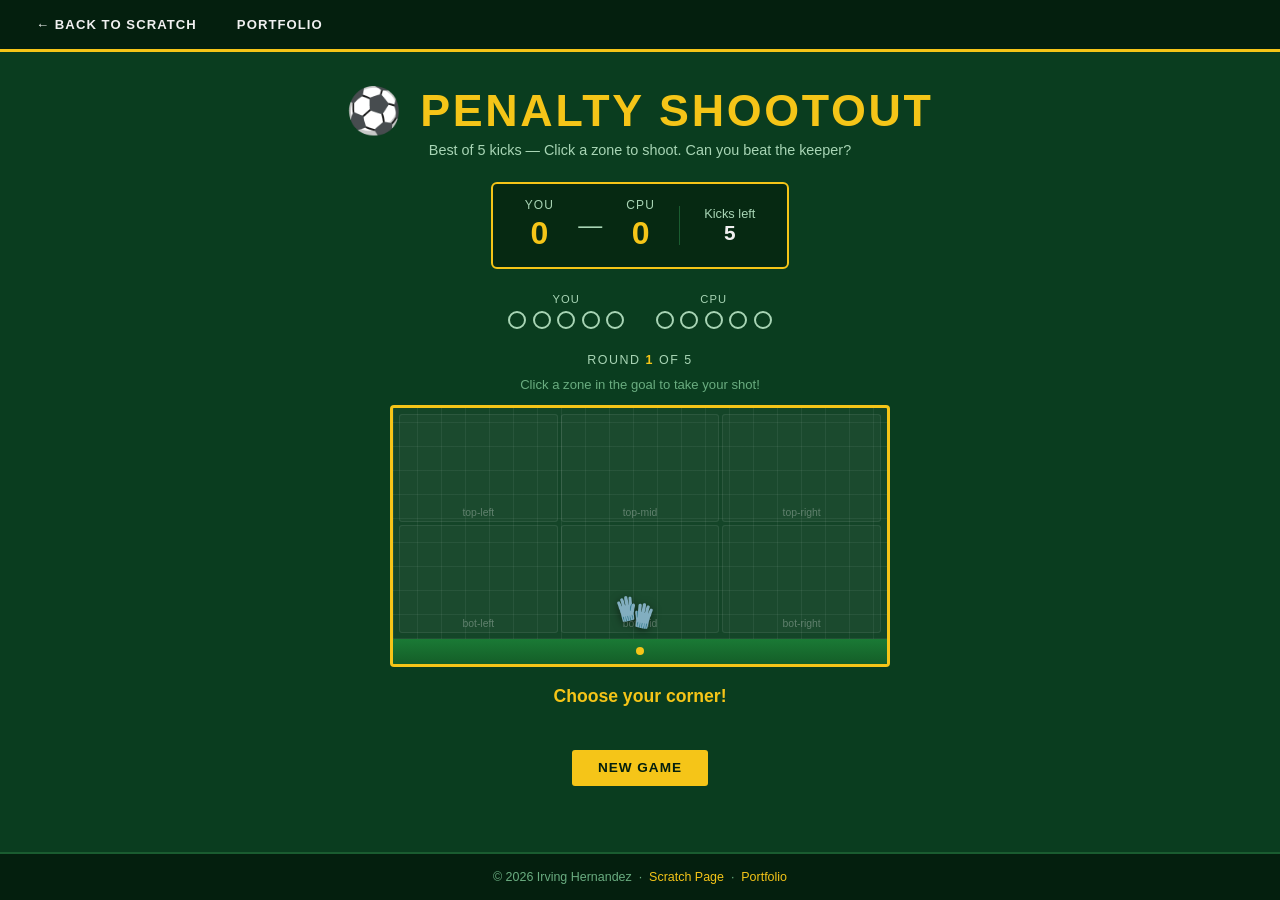
<file: Penalty.html>
<!DOCTYPE html>
<html lang="en">
<head>
  <meta charset="UTF-8" />
  <meta name="viewport" content="width=device-width, initial-scale=1.0"/>
  <title>Penalty Shootout – Irving Hernandez</title>
  <style>
    /* ── RESET & BASE ── */
    *, *::before, *::after { box-sizing: border-box; margin: 0; padding: 0; }

    body {
      font-family: 'Arial', sans-serif;
      background: #0a3d1f;
      color: #f0f0f0;
      min-height: 100vh;
      display: flex;
      flex-direction: column;
    }

    /* ── NAV ── */
    #navbar {
      background: #041f0e;
      border-bottom: 3px solid #f5c518;
      padding: 0 1.5rem;
      display: flex;
      align-items: center;
      gap: 1rem;
      height: 52px;
    }
    #navbar a {
      color: #f0f0f0;
      text-decoration: none;
      font-size: 0.82rem;
      font-weight: bold;
      letter-spacing: 0.08em;
      text-transform: uppercase;
      padding: 0.5rem 0.75rem;
      transition: color 0.2s;
    }
    #navbar a:hover { color: #f5c518; }

    /* ── MAIN WRAPPER ── */
    #game-wrapper {
      flex: 1;
      display: flex;
      flex-direction: column;
      align-items: center;
      padding: 2rem 1rem 3rem;
    }

    h1 {
      font-size: clamp(1.8rem, 5vw, 2.8rem);
      color: #f5c518;
      text-transform: uppercase;
      letter-spacing: 0.06em;
      margin-bottom: 0.3rem;
      text-align: center;
    }
    .subtitle {
      color: #a8d5b5;
      font-size: 0.9rem;
      margin-bottom: 1.5rem;
      text-align: center;
    }

    /* ── SCOREBOARD ── */
    #scoreboard {
      display: flex;
      align-items: center;
      gap: 1.5rem;
      background: #062912;
      border: 2px solid #f5c518;
      border-radius: 6px;
      padding: 0.9rem 2rem;
      margin-bottom: 1.5rem;
      font-size: 1rem;
    }
    .score-team { text-align: center; }
    .score-team .name {
      font-size: 0.75rem;
      letter-spacing: 0.1em;
      text-transform: uppercase;
      color: #a8d5b5;
      margin-bottom: 0.2rem;
    }
    .score-team .pts {
      font-size: 2rem;
      font-weight: bold;
      color: #f5c518;
    }
    .score-divider { font-size: 1.5rem; color: #a8d5b5; }
    .kicks-left {
      font-size: 0.8rem;
      color: #a8d5b5;
      text-align: center;
      border-left: 1px solid #1a5c30;
      padding-left: 1.5rem;
    }
    .kicks-left span { display: block; font-size: 1.3rem; color: #f0f0f0; font-weight: bold; }

    /* ── KICK TRACKER DOTS ── */
    #tracker {
      display: flex;
      gap: 2rem;
      margin-bottom: 1.5rem;
    }
    .tracker-side { text-align: center; }
    .tracker-side .t-label {
      font-size: 0.7rem;
      letter-spacing: 0.1em;
      text-transform: uppercase;
      color: #a8d5b5;
      margin-bottom: 0.4rem;
    }
    .dots { display: flex; gap: 0.4rem; justify-content: center; }
    .dot {
      width: 18px; height: 18px;
      border-radius: 50%;
      border: 2px solid #a8d5b5;
      background: transparent;
      transition: background 0.3s;
    }
    .dot.goal  { background: #27ae60; border-color: #27ae60; }
    .dot.miss  { background: #e74c3c; border-color: #e74c3c; }

    /* ── GOAL NET / FIELD ── */
    #field-container {
      position: relative;
      width: min(500px, 95vw);
      margin-bottom: 1.2rem;
    }

    /* Net */
    #goal-net {
      width: 100%;
      aspect-ratio: 3 / 1.4;
      background: rgba(255,255,255,0.04);
      border: 3px solid #f5c518;
      border-bottom: none;
      border-radius: 4px 4px 0 0;
      display: grid;
      grid-template-columns: repeat(3, 1fr);
      grid-template-rows: repeat(2, 1fr);
      gap: 3px;
      padding: 6px;
      position: relative;
      overflow: hidden;
    }

    /* Net grid lines */
    #goal-net::before {
      content: '';
      position: absolute;
      inset: 0;
      background-image:
        repeating-linear-gradient(0deg, rgba(255,255,255,0.06) 0px, rgba(255,255,255,0.06) 1px, transparent 1px, transparent 24px),
        repeating-linear-gradient(90deg, rgba(255,255,255,0.06) 0px, rgba(255,255,255,0.06) 1px, transparent 1px, transparent 24px);
      pointer-events: none;
    }

    /* Clickable zone */
    .zone {
      border-radius: 3px;
      cursor: pointer;
      background: rgba(255,255,255,0.03);
      border: 1px solid rgba(255,255,255,0.08);
      transition: background 0.15s, border-color 0.15s;
      display: flex;
      align-items: center;
      justify-content: center;
      font-size: 1.4rem;
      position: relative;
    }
    .zone:hover { background: rgba(245,197,24,0.18); border-color: #f5c518; }
    .zone.scored { background: rgba(39,174,96,0.35) !important; border-color: #27ae60 !important; }
    .zone.saved  { background: rgba(231,76,60,0.35)  !important; border-color: #e74c3c !important; }
    .zone .zone-emoji { font-size: 1.6rem; opacity: 0; transition: opacity 0.3s; }
    .zone.scored .zone-emoji,
    .zone.saved  .zone-emoji { opacity: 1; }

    /* Goalkeeper */
    #keeper {
      position: absolute;
      font-size: 2rem;
      bottom: 8px;
      transition: left 0.25s ease, bottom 0.25s ease;
      pointer-events: none;
      filter: drop-shadow(0 2px 4px rgba(0,0,0,0.5));
    }

    /* Grass */
    #grass {
      width: 100%;
      height: 28px;
      background: linear-gradient(#1a7a35, #145e28);
      border: 3px solid #f5c518;
      border-top: none;
      border-radius: 0 0 4px 4px;
      display: flex;
      align-items: center;
      justify-content: center;
    }
    #grass .penalty-spot {
      width: 8px; height: 8px;
      background: #f5c518;
      border-radius: 50%;
    }

    /* ── ZONE LABELS ── */
    .zone-hint {
      font-size: 0.65rem;
      color: rgba(255,255,255,0.3);
      position: absolute;
      bottom: 3px;
      left: 50%;
      transform: translateX(-50%);
      pointer-events: none;
      white-space: nowrap;
    }

    /* ── MESSAGE BOX ── */
    #message-box {
      min-height: 48px;
      text-align: center;
      font-size: 1.1rem;
      font-weight: bold;
      color: #f5c518;
      margin-bottom: 1rem;
      padding: 0 1rem;
      transition: opacity 0.3s;
    }

    /* ── BUTTONS ── */
    #btn-area { display: flex; gap: 1rem; flex-wrap: wrap; justify-content: center; }
    .btn {
      padding: 0.65rem 1.6rem;
      border: none;
      border-radius: 3px;
      font-size: 0.85rem;
      font-weight: bold;
      letter-spacing: 0.07em;
      text-transform: uppercase;
      cursor: pointer;
      transition: opacity 0.2s;
    }
    .btn:hover { opacity: 0.85; }
    .btn-gold  { background: #f5c518; color: #041f0e; }
    .btn-ghost { background: transparent; border: 2px solid #f5c518; color: #f5c518; }
    .btn:disabled { opacity: 0.35; cursor: not-allowed; }

    /* ── RESULT OVERLAY ── */
    #result-overlay {
      display: none;
      position: fixed;
      inset: 0;
      background: rgba(4,31,14,0.92);
      z-index: 50;
      align-items: center;
      justify-content: center;
      flex-direction: column;
      text-align: center;
      padding: 2rem;
    }
    #result-overlay.show { display: flex; }
    #result-overlay .result-emoji { font-size: 5rem; margin-bottom: 1rem; }
    #result-overlay h2 {
      font-size: clamp(1.8rem, 5vw, 3rem);
      color: #f5c518;
      text-transform: uppercase;
      letter-spacing: 0.08em;
      margin-bottom: 0.5rem;
    }
    #result-overlay p { color: #a8d5b5; font-size: 1rem; margin-bottom: 2rem; }

    /* ── INSTRUCTION ── */
    #instruction {
      font-size: 0.82rem;
      color: #6aad80;
      text-align: center;
      margin-bottom: 0.8rem;
      min-height: 1.2em;
    }

    /* ── WHOSE TURN ── */
    #turn-banner {
      font-size: 0.78rem;
      letter-spacing: 0.12em;
      text-transform: uppercase;
      color: #a8d5b5;
      margin-bottom: 0.6rem;
      text-align: center;
    }
    #turn-banner span { color: #f5c518; font-weight: bold; }

    /* ── FOOTER ── */
    footer {
      background: #041f0e;
      border-top: 2px solid #1a5c30;
      text-align: center;
      padding: 1rem;
      font-size: 0.78rem;
      color: #6aad80;
    }
    footer a { color: #f5c518; text-decoration: none; }
  </style>
</head>
<body>

  <!-- NAV -->
  <div id="navbar">
    <a href="index.html">&#8592; Back to Scratch</a>
    <a href="Resume.html">Portfolio</a>
  </div>

  <!-- GAME -->
  <div id="game-wrapper">
    <h1>⚽ Penalty Shootout</h1>
    <p class="subtitle">Best of 5 kicks — Click a zone to shoot. Can you beat the keeper?</p>

    <!-- SCOREBOARD -->
    <div id="scoreboard">
      <div class="score-team">
        <div class="name">You</div>
        <div class="pts" id="player-score">0</div>
      </div>
      <div class="score-divider">—</div>
      <div class="score-team">
        <div class="name">CPU</div>
        <div class="pts" id="cpu-score">0</div>
      </div>
      <div class="kicks-left">
        Kicks left<span id="kicks-left-num">5</span>
      </div>
    </div>

    <!-- KICK TRACKER -->
    <div id="tracker">
      <div class="tracker-side">
        <div class="t-label">You</div>
        <div class="dots" id="player-dots"></div>
      </div>
      <div class="tracker-side">
        <div class="t-label">CPU</div>
        <div class="dots" id="cpu-dots"></div>
      </div>
    </div>

    <!-- TURN BANNER -->
    <div id="turn-banner">Round <span id="round-num">1</span> of 5</div>

    <!-- INSTRUCTION -->
    <div id="instruction">Click a zone in the goal to take your shot!</div>

    <!-- FIELD -->
    <div id="field-container">
      <div id="goal-net">
        <!-- 6 zones: top-left, top-center, top-right, bot-left, bot-center, bot-right -->
        <div class="zone" data-zone="0"><span class="zone-emoji"></span><span class="zone-hint">top-left</span></div>
        <div class="zone" data-zone="1"><span class="zone-emoji"></span><span class="zone-hint">top-mid</span></div>
        <div class="zone" data-zone="2"><span class="zone-emoji"></span><span class="zone-hint">top-right</span></div>
        <div class="zone" data-zone="3"><span class="zone-emoji"></span><span class="zone-hint">bot-left</span></div>
        <div class="zone" data-zone="4"><span class="zone-emoji"></span><span class="zone-hint">bot-mid</span></div>
        <div class="zone" data-zone="5"><span class="zone-emoji"></span><span class="zone-hint">bot-right</span></div>
        <!-- Keeper -->
        <div id="keeper">🧤</div>
      </div>
      <div id="grass"><div class="penalty-spot"></div></div>
    </div>

    <!-- MESSAGE -->
    <div id="message-box">Choose your corner!</div>

    <!-- BUTTONS -->
    <div id="btn-area">
      <button class="btn btn-gold" id="btn-restart" onclick="restartGame()">New Game</button>
    </div>
  </div>

  <!-- RESULT OVERLAY -->
  <div id="result-overlay">
    <div class="result-emoji" id="result-emoji">🏆</div>
    <h2 id="result-title">You Win!</h2>
    <p id="result-sub">Final score: 0 – 0</p>
    <button class="btn btn-gold" onclick="restartGame()">Play Again</button>
    <br><br>
    <a href="Resume.html" style="color:#a8d5b5; font-size:0.85rem;">← Back to Portfolio</a>
  </div>

  <footer>
    &copy; 2026 Irving Hernandez &nbsp;·&nbsp;
    <a href="index.html">Scratch Page</a> &nbsp;·&nbsp;
    <a href="Resume.html">Portfolio</a>
  </footer>

  <script>
    // ── STATE ──────────────────────────────────────────────────────
    const TOTAL_ROUNDS = 5;
    // Keeper save probability per zone (top corners hardest to save)
    const SAVE_PROB = [0.15, 0.40, 0.15, 0.30, 0.55, 0.30];
    // CPU shoot zone weights
    const CPU_ZONE_WEIGHTS = [0.20, 0.10, 0.20, 0.20, 0.10, 0.20];

    let playerScore = 0;
    let cpuScore    = 0;
    let round       = 1;
    let locked      = false; // prevent clicks during animation

    // ── DOM REFS ──────────────────────────────────────────────────
    const zones        = document.querySelectorAll('.zone');
    const keeper       = document.getElementById('keeper');
    const msgBox       = document.getElementById('message-box');
    const instruction  = document.getElementById('instruction');
    const pScoreEl     = document.getElementById('player-score');
    const cScoreEl     = document.getElementById('cpu-score');
    const kicksLeftEl  = document.getElementById('kicks-left-num');
    const roundNumEl   = document.getElementById('round-num');
    const playerDots   = document.getElementById('player-dots');
    const cpuDots      = document.getElementById('cpu-dots');
    const overlay      = document.getElementById('result-overlay');

    // Keeper positions per zone (left% within the net)
    const keeperPos = [
      { left: '12%',  bottom: '55%' }, // zone 0 top-left
      { left: '45%',  bottom: '55%' }, // zone 1 top-mid
      { left: '78%',  bottom: '55%' }, // zone 2 top-right
      { left: '12%',  bottom: '10%' }, // zone 3 bot-left
      { left: '45%',  bottom: '10%' }, // zone 4 bot-mid
      { left: '78%',  bottom: '10%' }, // zone 5 bot-right
    ];

    // ── INIT ──────────────────────────────────────────────────────
    function init() {
      buildDots();
      zones.forEach(z => z.addEventListener('click', onZoneClick));
      resetKeeperPos();
    }

    function buildDots() {
      playerDots.innerHTML = '';
      cpuDots.innerHTML = '';
      for (let i = 0; i < TOTAL_ROUNDS; i++) {
        playerDots.innerHTML += `<div class="dot" id="pd-${i}"></div>`;
        cpuDots.innerHTML    += `<div class="dot" id="cd-${i}"></div>`;
      }
    }

    function resetKeeperPos() {
      keeper.style.left   = '45%';
      keeper.style.bottom = '8px';
      keeper.style.transition = 'none';
    }

    // ── CLICK HANDLER ─────────────────────────────────────────────
    function onZoneClick(e) {
      if (locked || round > TOTAL_ROUNDS) return;
      locked = true;
      instruction.textContent = '';
      const zone = parseInt(e.currentTarget.dataset.zone);
      takeShot(zone);
    }

    // ── PLAYER SHOOTS ─────────────────────────────────────────────
    function takeShot(zone) {
      const saved = Math.random() < SAVE_PROB[zone];

      // Animate keeper
      setTimeout(() => {
        keeper.style.transition = 'left 0.22s ease, bottom 0.22s ease';
        keeper.style.left   = keeperPos[zone].left;
        keeper.style.bottom = keeperPos[zone].bottom;
      }, 80);

      // Show result
      setTimeout(() => {
        const zoneEl = document.querySelector(`.zone[data-zone="${zone}"]`);
        const emoji  = zoneEl.querySelector('.zone-emoji');

        if (!saved) {
          playerScore++;
          pScoreEl.textContent = playerScore;
          zoneEl.classList.add('scored');
          emoji.textContent = '⚽';
          msgBox.style.color = '#27ae60';
          msgBox.textContent = '🎉 GOAL! Nice shot!';
          setDot('p', round - 1, 'goal');
        } else {
          zoneEl.classList.add('saved');
          emoji.textContent = '🧤';
          msgBox.style.color = '#e74c3c';
          msgBox.textContent = '🧤 Saved! The keeper got it!';
          setDot('p', round - 1, 'miss');
        }

        // CPU's turn after a pause
        setTimeout(() => cpuShoot(zoneEl), 1100);
      }, 350);
    }

    // ── CPU SHOOTS ────────────────────────────────────────────────
    function cpuShoot(playerZoneEl) {
      // Reset keeper
      keeper.style.transition = 'none';
      keeper.style.left   = '45%';
      keeper.style.bottom = '8px';

      // Clear player zone highlight
      setTimeout(() => { playerZoneEl.classList.remove('scored', 'saved'); playerZoneEl.querySelector('.zone-emoji').textContent = ''; }, 0);

      // Pick CPU zone by weighted random
      const cpuZone = weightedRandom(CPU_ZONE_WEIGHTS);
      // Player (as keeper) saves with a fixed 35% chance
      const playerSaves = Math.random() < 0.35;

      instruction.textContent = 'CPU is shooting…';

      setTimeout(() => {
        // Animate keeper toward CPU zone
        keeper.style.transition = 'left 0.22s ease, bottom 0.22s ease';
        keeper.style.left   = keeperPos[cpuZone].left;
        keeper.style.bottom = keeperPos[cpuZone].bottom;
      }, 200);

      setTimeout(() => {
        const cpuZoneEl = document.querySelector(`.zone[data-zone="${cpuZone}"]`);
        const emoji     = cpuZoneEl.querySelector('.zone-emoji');

        if (!playerSaves) {
          cpuScore++;
          cScoreEl.textContent = cpuScore;
          cpuZoneEl.classList.add('scored');
          emoji.textContent = '⚽';
          msgBox.style.color = '#e74c3c';
          msgBox.textContent = `CPU scores! ⚽ (${describeZone(cpuZone)})`;
          setDot('c', round - 1, 'goal');
        } else {
          cpuZoneEl.classList.add('saved');
          emoji.textContent = '🧤';
          msgBox.style.color = '#27ae60';
          msgBox.textContent = `You saved it! 🧤 (${describeZone(cpuZone)})`;
          setDot('c', round - 1, 'miss');
        }

        round++;
        kicksLeftEl.textContent = Math.max(0, TOTAL_ROUNDS - round + 1);
        roundNumEl.textContent  = Math.min(round, TOTAL_ROUNDS);

        setTimeout(() => {
          cpuZoneEl.classList.remove('scored', 'saved');
          emoji.textContent = '';
          resetKeeperPos();

          if (round > TOTAL_ROUNDS) {
            setTimeout(showResult, 400);
          } else {
            instruction.textContent = 'Click a zone in the goal to take your shot!';
            msgBox.style.color = '#f5c518';
            msgBox.textContent = 'Your turn — pick a zone!';
            locked = false;
          }
        }, 1000);
      }, 600);
    }

    // ── HELPERS ───────────────────────────────────────────────────
    function setDot(who, idx, result) {
      const id = who === 'p' ? `pd-${idx}` : `cd-${idx}`;
      const dot = document.getElementById(id);
      if (dot) dot.classList.add(result);
    }

    function weightedRandom(weights) {
      const total = weights.reduce((a, b) => a + b, 0);
      let r = Math.random() * total;
      for (let i = 0; i < weights.length; i++) {
        r -= weights[i];
        if (r <= 0) return i;
      }
      return weights.length - 1;
    }

    function describeZone(z) {
      return ['top-left','top-center','top-right','bottom-left','bottom-center','bottom-right'][z];
    }

    // ── RESULT ────────────────────────────────────────────────────
    function showResult() {
      const emoji = document.getElementById('result-emoji');
      const title = document.getElementById('result-title');
      const sub   = document.getElementById('result-sub');

      sub.textContent = `Final score: You ${playerScore} – ${cpuScore} CPU`;

      if (playerScore > cpuScore) {
        emoji.textContent = '🏆';
        title.textContent = 'You Win!';
        title.style.color = '#f5c518';
      } else if (cpuScore > playerScore) {
        emoji.textContent = '😔';
        title.textContent = 'CPU Wins!';
        title.style.color = '#e74c3c';
      } else {
        emoji.textContent = '🤝';
        title.textContent = "It's a Draw!";
        title.style.color = '#a8d5b5';
      }
      overlay.classList.add('show');
    }

    // ── RESTART ───────────────────────────────────────────────────
    function restartGame() {
      playerScore = 0;
      cpuScore    = 0;
      round       = 1;
      locked      = false;

      pScoreEl.textContent    = '0';
      cScoreEl.textContent    = '0';
      kicksLeftEl.textContent = TOTAL_ROUNDS;
      roundNumEl.textContent  = '1';
      msgBox.style.color      = '#f5c518';
      msgBox.textContent      = 'Choose your corner!';
      instruction.textContent = 'Click a zone in the goal to take your shot!';

      zones.forEach(z => {
        z.classList.remove('scored', 'saved');
        z.querySelector('.zone-emoji').textContent = '';
      });

      overlay.classList.remove('show');
      buildDots();
      resetKeeperPos();
    }

    // ── START ─────────────────────────────────────────────────────
    init();
  </script>
</body>
</html>
</file>
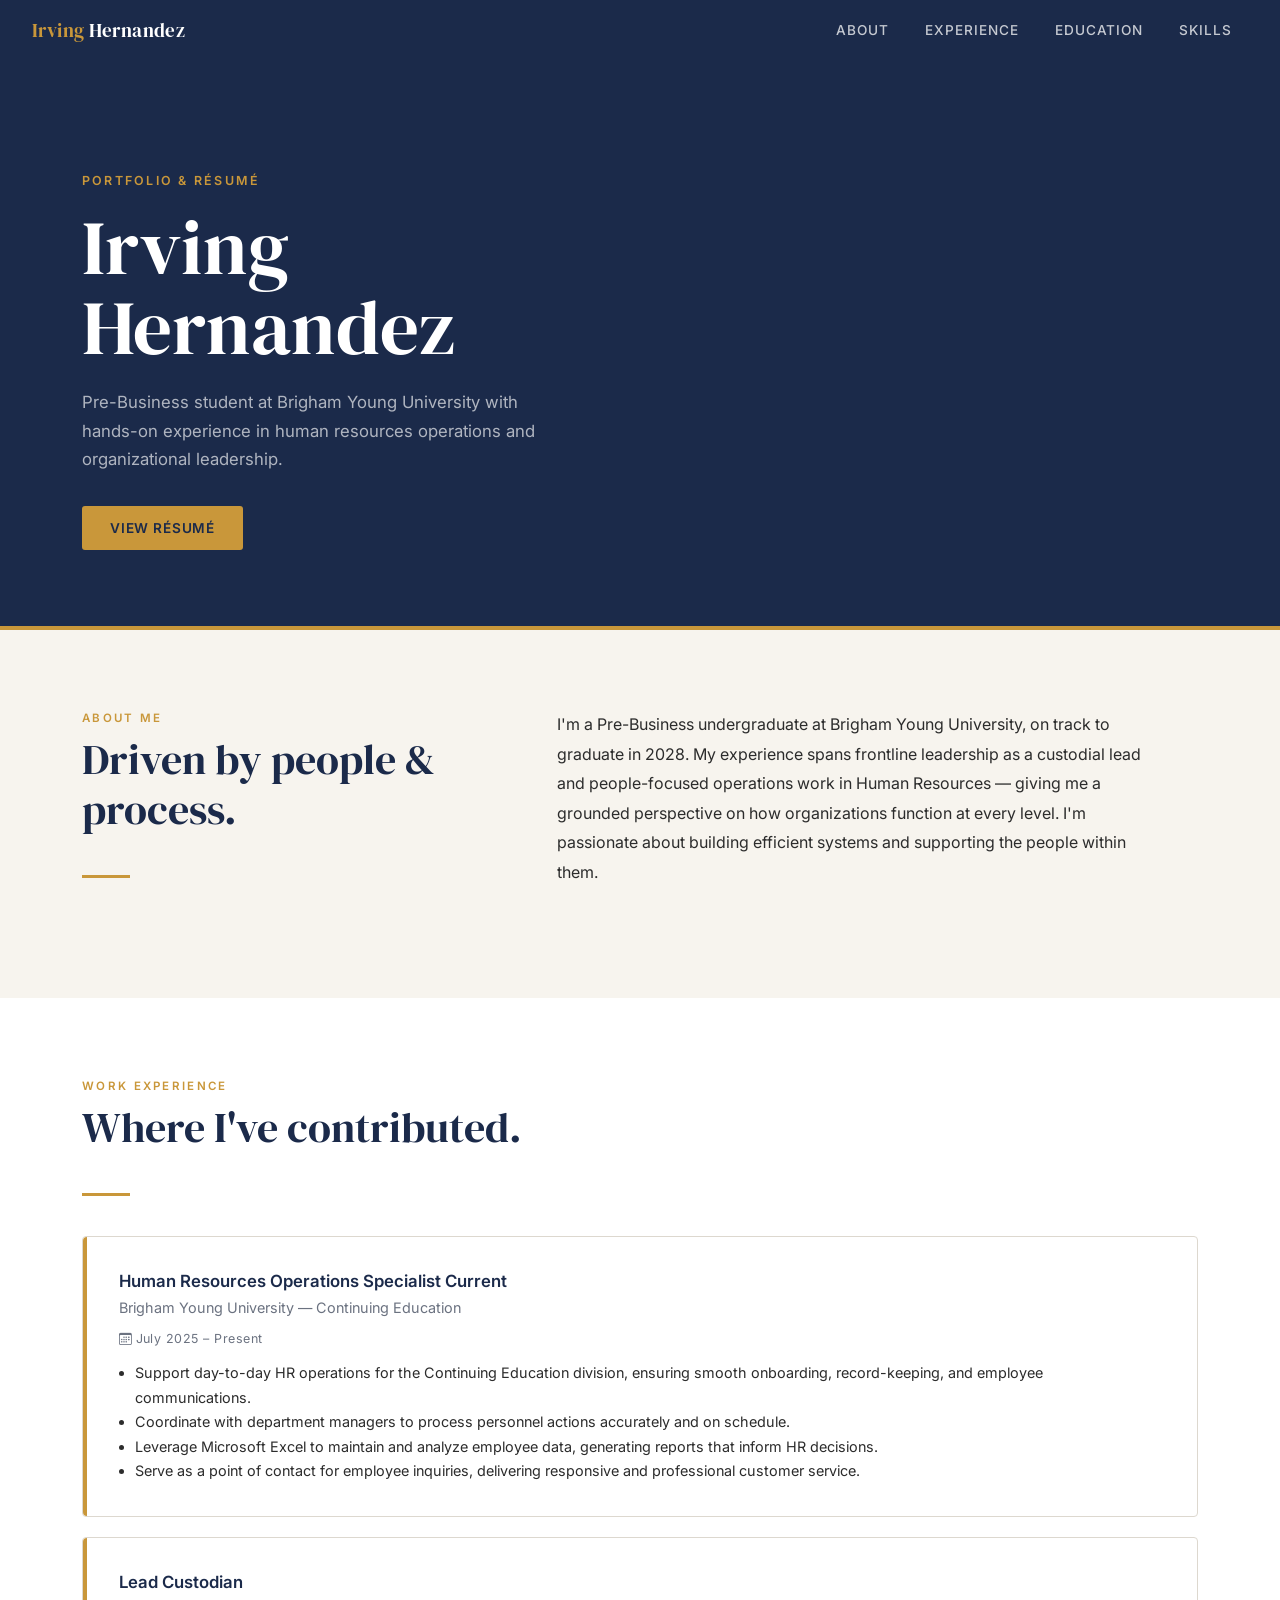
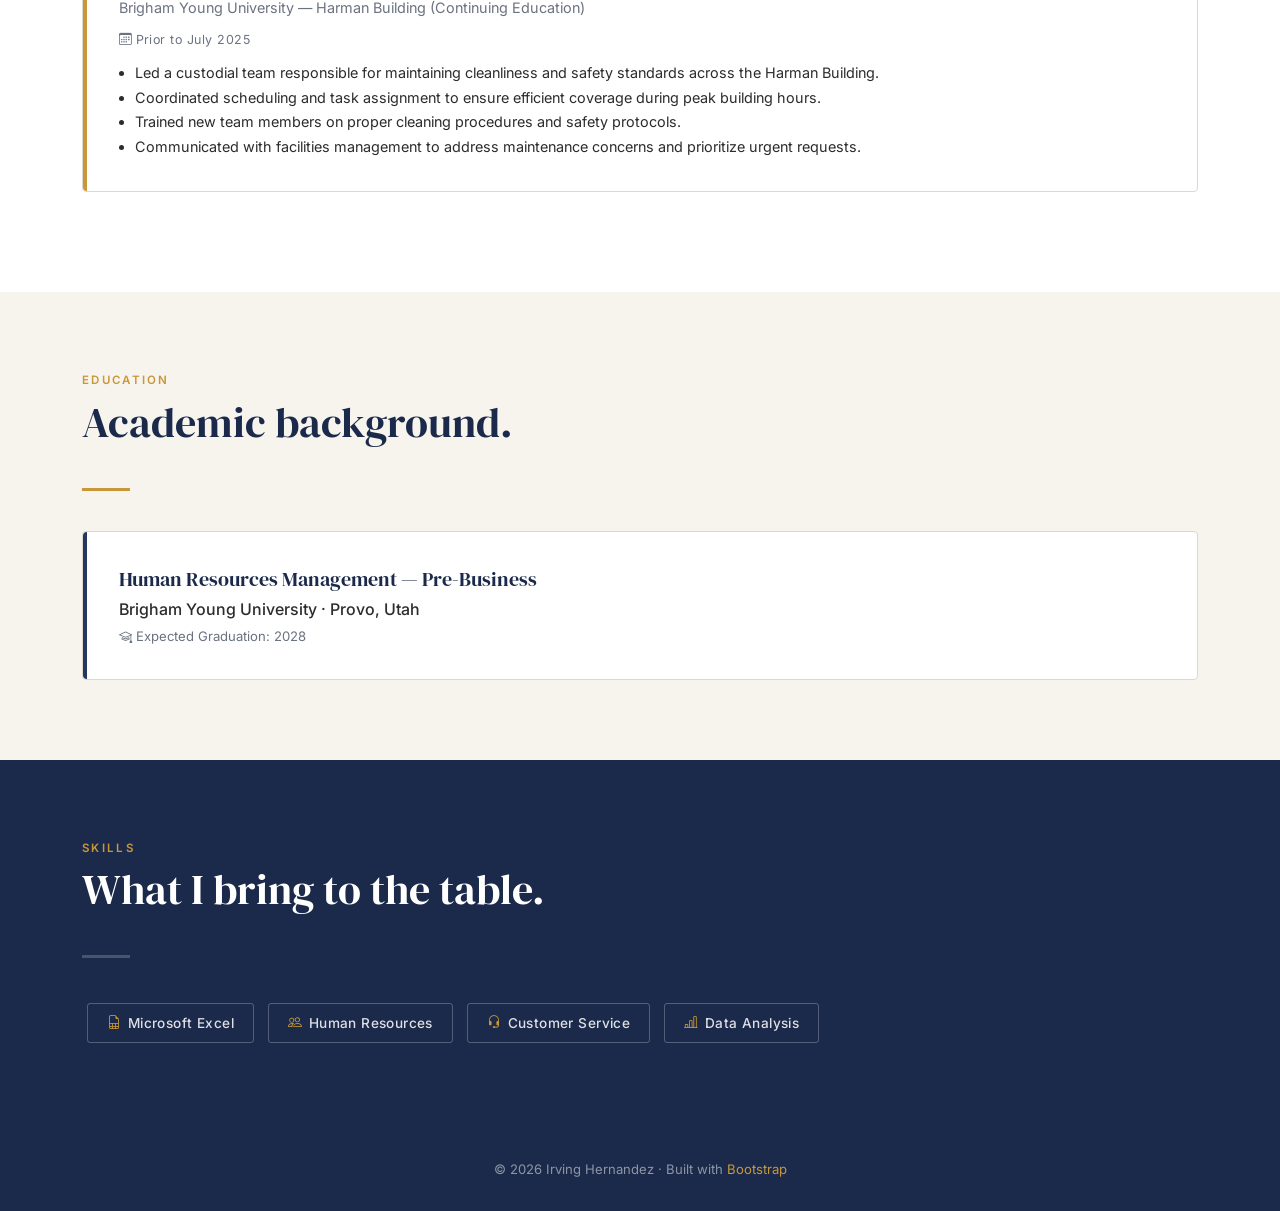
<file: Resume.html>
<!DOCTYPE html>
<html lang="en">
<head>
  <meta charset="UTF-8" />
  <meta name="viewport" content="width=device-width, initial-scale=1.0"/>
  <title>Irving Hernandez</title>

  <!-- Bootstrap 5 -->
  <link href="https://cdn.jsdelivr.net/npm/bootstrap@5.3.2/dist/css/bootstrap.min.css" rel="stylesheet"/>
  <!-- Google Fonts: DM Serif Display + Inter -->
  <link href="https://fonts.googleapis.com/css2?family=DM+Serif+Display&family=Inter:wght@300;400;500;600&display=swap" rel="stylesheet"/>
  <!-- Bootstrap Icons -->
  <link href="https://cdn.jsdelivr.net/npm/bootstrap-icons@1.11.3/font/bootstrap-icons.min.css" rel="stylesheet"/>

  <style>
    /* ── TOKEN SYSTEM ──────────────────────────────────────────── */
    :root {
      --navy:   #1B2A4A;
      --navy-mid: #253660;
      --gold:   #C9973A;
      --cream:  #F7F4EE;
      --white:  #FFFFFF;
      --text:   #2C2C2C;
      --muted:  #6B7280;
      --border: #DDD8CF;

      --display: 'DM Serif Display', serif;
      --body:    'Inter', sans-serif;
    }

    /* ── BASE ──────────────────────────────────────────────────── */
    *, *::before, *::after { box-sizing: border-box; }
    html { scroll-behavior: smooth; }
    body {
      font-family: var(--body);
      background: var(--cream);
      color: var(--text);
      margin: 0;
    }

    /* ── NAV ───────────────────────────────────────────────────── */
    .site-nav {
      background: var(--navy);
      padding: 0 2rem;
      position: sticky;
      top: 0;
      z-index: 100;
    }
    .site-nav .brand {
      font-family: var(--display);
      color: var(--white);
      font-size: 1.2rem;
      text-decoration: none;
      letter-spacing: 0.02em;
    }
    .site-nav .brand span { color: var(--gold); }
    .nav-links a {
      color: rgba(255,255,255,0.75);
      text-decoration: none;
      font-size: 0.85rem;
      font-weight: 500;
      letter-spacing: 0.07em;
      text-transform: uppercase;
      padding: 1.2rem 1rem;
      display: inline-block;
      transition: color 0.2s;
    }
    .nav-links a:hover { color: var(--gold); }

    /* ── HERO ──────────────────────────────────────────────────── */
    .hero {
      background: var(--navy);
      color: var(--white);
      padding: 7rem 2rem 5rem;
      position: relative;
      overflow: hidden;
    }
    /* Signature element: diagonal gold rule */
    .hero::after {
      content: '';
      position: absolute;
      bottom: -2px;
      left: 0; right: 0;
      height: 6px;
      background: var(--gold);
    }
    .hero-eyebrow {
      font-size: 0.78rem;
      letter-spacing: 0.18em;
      text-transform: uppercase;
      color: var(--gold);
      font-weight: 600;
      margin-bottom: 1rem;
    }
    .hero-name {
      font-family: var(--display);
      font-size: clamp(2.8rem, 6vw, 5rem);
      line-height: 1.05;
      margin-bottom: 1.25rem;
    }
    .hero-sub {
      font-size: 1.05rem;
      color: rgba(255,255,255,0.65);
      max-width: 480px;
      line-height: 1.7;
      margin-bottom: 2rem;
    }
    .btn-gold {
      background: var(--gold);
      color: var(--navy);
      border: none;
      font-weight: 600;
      font-size: 0.85rem;
      letter-spacing: 0.06em;
      text-transform: uppercase;
      padding: 0.75rem 1.75rem;
      border-radius: 3px;
      text-decoration: none;
      display: inline-block;
      transition: opacity 0.2s;
    }
    .btn-gold:hover { opacity: 0.85; color: var(--navy); }

    /* ── SECTIONS ──────────────────────────────────────────────── */
    section { padding: 5rem 0; }
    .section-label {
      font-size: 0.72rem;
      letter-spacing: 0.2em;
      text-transform: uppercase;
      color: var(--gold);
      font-weight: 600;
      margin-bottom: 0.5rem;
    }
    .section-title {
      font-family: var(--display);
      font-size: clamp(1.8rem, 3.5vw, 2.6rem);
      color: var(--navy);
      margin-bottom: 2.5rem;
    }
    .divider {
      width: 48px;
      height: 3px;
      background: var(--gold);
      margin-bottom: 2.5rem;
    }

    /* ── RESUME CARD ───────────────────────────────────────────── */
    .resume-card {
      background: var(--white);
      border: 1px solid var(--border);
      border-radius: 4px;
      padding: 2rem 2.25rem;
      margin-bottom: 1.25rem;
      position: relative;
    }
    .resume-card::before {
      content: '';
      position: absolute;
      left: 0; top: 0; bottom: 0;
      width: 4px;
      background: var(--gold);
      border-radius: 4px 0 0 4px;
    }
    .card-role {
      font-weight: 600;
      font-size: 1.05rem;
      color: var(--navy);
      margin-bottom: 0.15rem;
    }
    .card-org {
      font-size: 0.9rem;
      color: var(--muted);
      margin-bottom: 0.75rem;
    }
    .card-org .badge-gold {
      background: rgba(201,151,58,0.12);
      color: var(--gold);
      font-size: 0.7rem;
      font-weight: 600;
      letter-spacing: 0.06em;
      text-transform: uppercase;
      padding: 0.25rem 0.6rem;
      border-radius: 2px;
      margin-left: 0.5rem;
      vertical-align: middle;
    }
    .card-date {
      font-size: 0.78rem;
      color: var(--muted);
      letter-spacing: 0.04em;
      margin-bottom: 0.75rem;
    }
    .card-body-text {
      font-size: 0.9rem;
      color: var(--text);
      line-height: 1.7;
    }

    /* ── EDUCATION ─────────────────────────────────────────────── */
    .edu-block {
      background: var(--white);
      border: 1px solid var(--border);
      border-radius: 4px;
      padding: 2rem 2.25rem;
      position: relative;
    }
    .edu-block::before {
      content: '';
      position: absolute;
      left: 0; top: 0; bottom: 0;
      width: 4px;
      background: var(--navy-mid);
      border-radius: 4px 0 0 4px;
    }
    .edu-degree {
      font-family: var(--display);
      font-size: 1.25rem;
      color: var(--navy);
      margin-bottom: 0.2rem;
    }
    .edu-school {
      font-size: 1rem;
      font-weight: 500;
      color: var(--text);
    }
    .edu-year {
      font-size: 0.82rem;
      color: var(--muted);
      margin-top: 0.4rem;
    }

    /* ── SKILLS ────────────────────────────────────────────────── */
    #skills { background: var(--navy); }
    #skills .section-title { color: var(--white); }
    #skills .section-label { color: var(--gold); }
    #skills .divider { background: rgba(255,255,255,0.2); }
    .skill-pill {
      display: inline-block;
      border: 1px solid rgba(255,255,255,0.25);
      color: rgba(255,255,255,0.85);
      font-size: 0.85rem;
      font-weight: 500;
      padding: 0.55rem 1.2rem;
      border-radius: 3px;
      margin: 0.3rem;
      letter-spacing: 0.03em;
      transition: border-color 0.2s, color 0.2s;
    }
    .skill-pill:hover {
      border-color: var(--gold);
      color: var(--gold);
    }
    .skill-pill i {
      margin-right: 0.4rem;
      color: var(--gold);
    }

    /* ── ABOUT SECTION ─────────────────────────────────────────── */
    #about { background: var(--cream); }
    .about-text {
      font-size: 1rem;
      line-height: 1.85;
      color: var(--text);
      max-width: 600px;
    }

    /* ── FOOTER ────────────────────────────────────────────────── */
    footer {
      background: var(--navy);
      color: rgba(255,255,255,0.5);
      text-align: center;
      padding: 2rem 1rem;
      font-size: 0.82rem;
    }
    footer a {
      color: var(--gold);
      text-decoration: none;
    }

    /* ── RESPONSIVE ────────────────────────────────────────────── */
    @media (max-width: 576px) {
      .hero { padding: 5rem 1.5rem 4rem; }
      section { padding: 3.5rem 0; }
      .resume-card, .edu-block { padding: 1.5rem; }
    }
  </style>
</head>
<body>

  <!-- NAV -->
  <nav class="site-nav d-flex align-items-center justify-content-between" style="height:60px;">
    <a class="brand" href="#"><span>Irving</span> Hernandez</a>
    <div class="nav-links">
      <a href="#about">About</a>
      <a href="#experience">Experience</a>
      <a href="#education">Education</a>
      <a href="#skills">Skills</a>
    </div>
  </nav>

  <!-- HERO -->
  <header class="hero">
    <div class="container">
      <p class="hero-eyebrow">Portfolio &amp; Résumé</p>
      <h1 class="hero-name">Irving<br>Hernandez</h1>
      <p class="hero-sub">Pre-Business student at Brigham Young University with hands-on experience in human resources operations and organizational leadership.</p>
      <a href="#experience" class="btn-gold">View Résumé</a>
    </div>
  </header>

  <!-- ABOUT -->
  <section id="about">
    <div class="container">
      <div class="row">
        <div class="col-lg-5">
          <p class="section-label">About Me</p>
          <h2 class="section-title">Driven by people &amp; process.</h2>
          <div class="divider"></div>
        </div>
        <div class="col-lg-7">
          <p class="about-text">
            I'm a Pre-Business undergraduate at Brigham Young University, on track to graduate in 2028. My experience spans frontline leadership as a custodial lead and people-focused operations work in Human Resources — giving me a grounded perspective on how organizations function at every level. I'm passionate about building efficient systems and supporting the people within them.
          </p>
        </div>
      </div>
    </div>
  </section>

  <!-- EXPERIENCE -->
  <section id="experience" style="background: var(--white);">
    <div class="container">
      <p class="section-label">Work Experience</p>
      <h2 class="section-title">Where I've contributed.</h2>
      <div class="divider"></div>

      <!-- Job 1 -->
      <div class="resume-card">
        <div class="card-role">
          Human Resources Operations Specialist
          <span class="badge-gold">Current</span>
        </div>
        <div class="card-org">Brigham Young University — Continuing Education</div>
        <div class="card-date"><i class="bi bi-calendar3 me-1"></i>July 2025 – Present</div>
        <div class="card-body-text">
          <ul class="mb-0 ps-3">
            <li>Support day-to-day HR operations for the Continuing Education division, ensuring smooth onboarding, record-keeping, and employee communications.</li>
            <li>Coordinate with department managers to process personnel actions accurately and on schedule.</li>
            <li>Leverage Microsoft Excel to maintain and analyze employee data, generating reports that inform HR decisions.</li>
            <li>Serve as a point of contact for employee inquiries, delivering responsive and professional customer service.</li>
          </ul>
        </div>
      </div>

      <!-- Job 2 -->
      <div class="resume-card">
        <div class="card-role">
          Lead Custodian
        </div>
        <div class="card-org">Brigham Young University — Harman Building (Continuing Education)</div>
        <div class="card-date"><i class="bi bi-calendar3 me-1"></i>Prior to July 2025</div>
        <div class="card-body-text">
          <ul class="mb-0 ps-3">
            <li>Led a custodial team responsible for maintaining cleanliness and safety standards across the Harman Building.</li>
            <li>Coordinated scheduling and task assignment to ensure efficient coverage during peak building hours.</li>
            <li>Trained new team members on proper cleaning procedures and safety protocols.</li>
            <li>Communicated with facilities management to address maintenance concerns and prioritize urgent requests.</li>
          </ul>
        </div>
      </div>
    </div>
  </section>

  <!-- EDUCATION -->
  <section id="education">
    <div class="container">
      <p class="section-label">Education</p>
      <h2 class="section-title">Academic background.</h2>
      <div class="divider"></div>

      <div class="edu-block">
        <div class="edu-degree">Human Resources Management — Pre-Business</div>
        <div class="edu-school">Brigham Young University &middot; Provo, Utah</div>
        <div class="edu-year"><i class="bi bi-mortarboard me-1"></i>Expected Graduation: 2028</div>
      </div>
    </div>
  </section>

  <!-- SKILLS -->
  <section id="skills">
    <div class="container">
      <p class="section-label">Skills</p>
      <h2 class="section-title">What I bring to the table.</h2>
      <div class="divider"></div>

      <div>
        <span class="skill-pill"><i class="bi bi-file-earmark-spreadsheet"></i>Microsoft Excel</span>
        <span class="skill-pill"><i class="bi bi-people"></i>Human Resources</span>
        <span class="skill-pill"><i class="bi bi-headset"></i>Customer Service</span>
        <span class="skill-pill"><i class="bi bi-bar-chart-line"></i>Data Analysis</span>
      </div>
    </div>
  </section>

  <!-- FOOTER -->
  <footer>
    <p class="mb-0">&copy; 2026 Irving Hernandez &middot; Built with <a href="https://getbootstrap.com" target="_blank" rel="noopener">Bootstrap</a></p>
  </footer>

  <script src="https://cdn.jsdelivr.net/npm/bootstrap@5.3.2/dist/js/bootstrap.bundle.min.js"></script>
</body>
</html>
</file>
